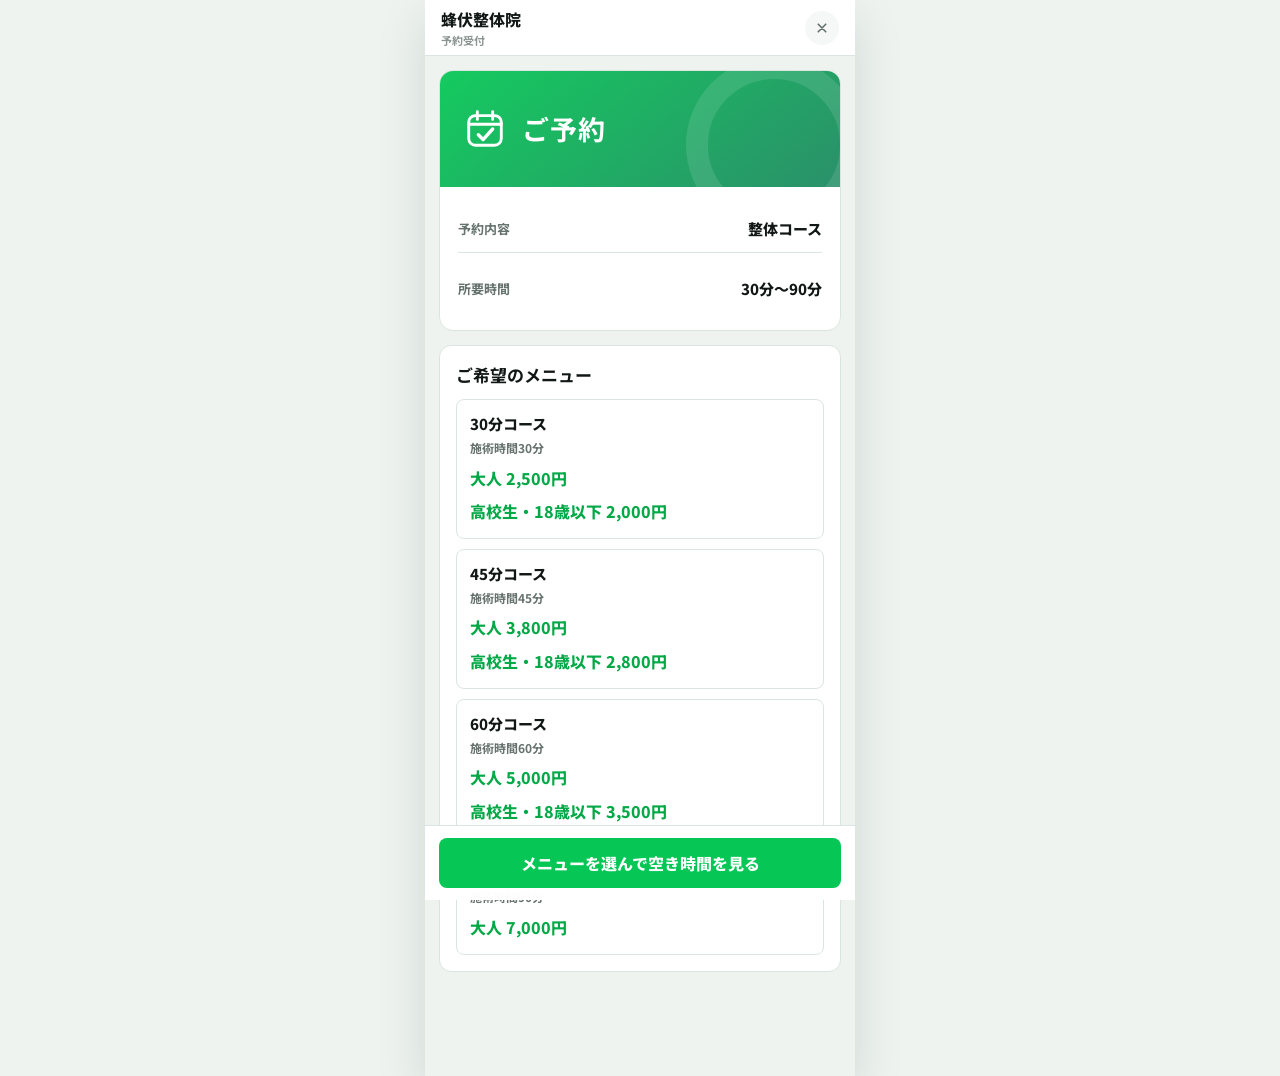
<file: index.html>
<!DOCTYPE html>
<html lang="ja">
<head>
  <meta charset="UTF-8">
  <script>
    // Hide transitional pages, but let LIFF consume the original URL before routing.
    (function () {
      var params = new URLSearchParams(window.location.search);
      var mode = params.get('mode');
      if (!mode && params.get('liff.state')) {
        try {
          var state = decodeURIComponent(params.get('liff.state'));
          var start = state.indexOf('?');
          mode = new URLSearchParams(start >= 0 ? state.slice(start + 1) : state.replace(/^\?/, '')).get('mode');
        } catch (error) { /* Leave malformed launches to the existing application. */ }
      }
      var authReturn = params.has('liff.state') || params.has('code') || params.has('liffClientId');
      var manage = mode === 'manage';
      try {
        var saved = JSON.parse(sessionStorage.getItem('reservationManagementLaunch') || 'null');
        if (!mode && authReturn && saved && Date.now() - saved.at < 600000 && Date.now() >= saved.at) manage = true;
        if (manage) sessionStorage.setItem('reservationManagementLaunch', JSON.stringify({at:Date.now()}));
        else if (!authReturn) sessionStorage.removeItem('reservationManagementLaunch');
      } catch (error) { /* Storage can be unavailable; URL routing remains usable. */ }
      window.reservationLaunch = {manage:manage, authReturn:authReturn};
      if (manage || authReturn) {
        document.documentElement.style.visibility = 'hidden';
      }
    })();
  </script>
  <meta name="viewport" content="width=device-width, initial-scale=1.0, viewport-fit=cover">
  <title>LINE予約</title>
  <link rel="preconnect" href="https://fonts.googleapis.com">
  <link rel="preconnect" href="https://fonts.gstatic.com" crossorigin>
  <link href="https://fonts.googleapis.com/css2?family=Noto+Sans+JP:wght@400;500;700;800&display=swap" rel="stylesheet">
  <link rel="stylesheet" href="style.css?v=20261027-price-size">
  <script src="config.js?v=20261026-prices"></script>
</head>
<body>
  <main class="phone">
    <header class="topbar">
      <div class="topbar__title">
        <strong data-config="STORE_NAME">店舗名</strong>
        <span data-config="HEADER_SUBTITLE">予約受付</span>
      </div>
      <button class="topbar__close" type="button" aria-label="閉じる" data-action="close">
        <svg viewBox="0 0 24 24" fill="none" aria-hidden="true">
          <path d="M7 7l10 10M17 7L7 17" stroke="currentColor" stroke-width="2.2" stroke-linecap="round"/>
        </svg>
      </button>
    </header>

    <p class="preview-notice" id="previewNotice" hidden>画面確認用です。予約は登録されません。</p>

    <section class="screen is-active" data-screen="home">
      <div class="content">
        <article class="hero">
          <div class="hero__visual">
            <svg class="hero__icon" viewBox="0 0 48 48" fill="none" aria-hidden="true">
              <rect x="7" y="10" width="34" height="31" rx="7" stroke="currentColor" stroke-width="3"/>
              <path d="M7 19h34M16 6v8M32 6v8" stroke="currentColor" stroke-width="3" stroke-linecap="round"/>
              <path d="m17 30 5 5 10-11" stroke="currentColor" stroke-width="3.5" stroke-linecap="round" stroke-linejoin="round"/>
            </svg>
            <h1>ご予約</h1>
          </div>
          <div class="hero__body">
            <ul class="service-card">
              <li>
                <span>予約内容</span>
                <strong data-config="SERVICE_NAME">サービス名</strong>
              </li>
              <li>
                <span>所要時間</span>
                <strong data-config="SERVICE_DURATION_LABEL">60分</strong>
              </li>
            </ul>
            <p class="important-notice" data-config="RESERVATION_NOTICE">
              往診時の交通状況や急患対応などにより、LINEからご予約いただいた日時にお受けできない場合や、予約時間の変更をお願いする場合がございます。あらかじめご了承ください。
            </p>
          </div>
        </article>
        <section class="menu-section" id="menuSection" hidden>
          <h2>ご希望のメニュー</h2>
          <div class="menu-list" id="menuList"></div>
        </section>
      </div>
      <div class="fixed-action">
        <button class="primary" type="button" data-action="start" id="startButton">空き時間を見る</button>
      </div>
    </section>

    <section class="screen" data-screen="loading">
      <div class="loading" role="status" aria-live="polite">
        <div>
          <div class="spinner"></div>
          <h2>空き時間を確認しています</h2>
          <p>現在受付できる日時を読み込んでいます</p>
        </div>
      </div>
    </section>

    <section class="screen" data-screen="slots">
      <div class="content">
        <div class="step" aria-label="予約ステップ">
          <div class="step__item is-current"><span class="step__dot">1</span><span>日時</span></div>
          <div class="step__item"><span class="step__dot">2</span><span>入力</span></div>
          <div class="step__item"><span class="step__dot">3</span><span>完了</span></div>
        </div>

        <button class="text-button" type="button" data-action="home">戻る</button>
        <h2 class="page-title">ご来店日時をお選びください</h2>

        <div class="week-nav" aria-label="表示期間の切り替え">
          <button class="week-nav__button" type="button" data-action="prevWeek" id="prevWeekButton">前の週</button>
          <div class="week-nav__range" id="weekRange">表示期間</div>
          <button class="week-nav__button" type="button" data-action="nextWeek" id="nextWeekButton">次の週</button>
        </div>

        <div class="week-loading" id="weekLoading" role="status" aria-live="polite" hidden>
          <span class="mini-spinner"></span>
          <span>空き時間を読み込んでいます</span>
        </div>

        <section class="availability-card" aria-label="空き状況一覧">
          <div class="availability-card__head">
            <div>
              <strong id="slotHeading">直近1週間の空き時間</strong>
              <span>ご都合のよい○をタップしてください</span>
            </div>
            <div class="availability-legend">
              <div>○ 空き</div>
              <div>× 予約不可</div>
            </div>
          </div>
          <div class="availability-grid" id="availabilityGrid"></div>
        </section>
      </div>
    </section>

    <section class="screen" data-screen="form">
      <div class="content">
        <div class="step" aria-label="予約ステップ">
          <div class="step__item is-done"><span class="step__dot">1</span><span>日時</span></div>
          <div class="step__item is-current"><span class="step__dot">2</span><span>入力</span></div>
          <div class="step__item"><span class="step__dot">3</span><span>完了</span></div>
        </div>

        <h2 class="page-title">お客様情報の入力</h2>

        <form class="form-card" id="reservationForm" novalidate>
          <div class="selected">
            <div>
              <span>選択日時</span>
              <strong id="selectedDateTime">未選択</strong>
              <em id="selectedMenuName"></em>
            </div>
            <button class="text-button" type="button" data-action="backToSlots">変更</button>
          </div>

          <div class="fields">
            <div class="field">
              <label for="guestName">お名前</label>
              <input id="guestName" name="guestName" type="text" autocomplete="name" placeholder="例）山田 花子" required>
            </div>
            <div class="field">
              <label for="guestPhone">電話番号</label>
              <input id="guestPhone" name="guestPhone" type="tel" autocomplete="tel" inputmode="tel" placeholder="例）09012345678" required>
            </div>
            <div class="field">
              <label for="guestEmail">メールアドレス（任意）</label>
              <input id="guestEmail" name="guestEmail" type="email" autocomplete="email" inputmode="email" placeholder="例）sample@example.com">
            </div>
            <div class="field">
              <label for="guestMemo">ご相談内容</label>
              <textarea id="guestMemo" name="guestMemo" placeholder="当日相談したい内容があればご記入ください"></textarea>
            </div>
            <fieldset class="payment-field" id="paymentField" hidden>
              <legend>お支払い方法</legend>
              <label class="payment-option" id="stripeOption">
                <input type="radio" name="payment" value="stripe">
                <span>
                  <strong data-config="PAYMENT_LABEL">事前カード決済</strong>
                  <small>予約確定前に決済ページへ進みます</small>
                </span>
              </label>
              <label class="payment-option" id="onsiteOption">
                <input type="radio" name="payment" value="onsite">
                <span>
                  <strong data-config="ONSITE_PAYMENT_LABEL">当日支払い</strong>
                  <small>来店時にお支払いください</small>
                </span>
              </label>
            </fieldset>
          </div>

          <div class="confirming" id="submitLoading" role="status" aria-live="polite">
            <span class="mini-spinner"></span>
            <span>選択した日時の空きを確認しています</span>
          </div>
          <p class="important-notice important-notice--form" data-config="RESERVATION_NOTICE">
            往診時の交通状況や急患対応などにより、LINEからご予約いただいた日時にお受けできない場合や、予約時間の変更をお願いする場合がございます。あらかじめご了承ください。
          </p>
        </form>
      </div>
      <div class="fixed-action">
        <button class="primary" type="submit" form="reservationForm" id="submitButton">この内容を確認する</button>
      </div>
    </section>

    <section class="screen" data-screen="complete">
      <div class="content">
        <div class="step" aria-label="予約ステップ">
          <div class="step__item is-done"><span class="step__dot">1</span><span>日時</span></div>
          <div class="step__item is-done"><span class="step__dot">2</span><span>入力</span></div>
          <div class="step__item is-current"><span class="step__dot">3</span><span>完了</span></div>
        </div>

        <article class="complete-card">
          <div class="complete-mark" aria-hidden="true">
            <svg viewBox="0 0 24 24" fill="none">
              <path d="M5 12.5l4.2 4.2L19.5 6.5" stroke="currentColor" stroke-width="2.4" stroke-linecap="round" stroke-linejoin="round"/>
            </svg>
          </div>
          <h2 id="completeHeading">ご予約ありがとうございます</h2>
          <p class="complete-note" id="completeReviewNote" hidden>予約データは登録されていません。</p>
          <dl class="complete-summary">
            <div id="completeReservationRow">
              <dt>予約番号</dt>
              <dd id="completeReservationId">-</dd>
            </div>
            <div>
              <dt>日時</dt>
              <dd id="completeDateTime">未選択</dd>
            </div>
            <div>
              <dt>お名前</dt>
              <dd id="completeName">未入力</dd>
            </div>
            <div>
              <dt>連絡先</dt>
              <dd id="completeContact">未入力</dd>
            </div>
          </dl>
        </article>
      </div>
      <div class="fixed-action">
        <button class="secondary" type="button" data-action="restart">別の日時を予約する</button>
      </div>
    </section>
  </main>

  <div class="toast" id="toast" role="alert"></div>
  <script src="api-client.js?v=20260907-errors"></script>
  <script src="availability-snapshot.js?v=20260805-1"></script>
  <script src="time-utils.js?v=20260827-1"></script>
  <script src="app.js?v=20261026-prices"></script>
</body>
</html>
</file>
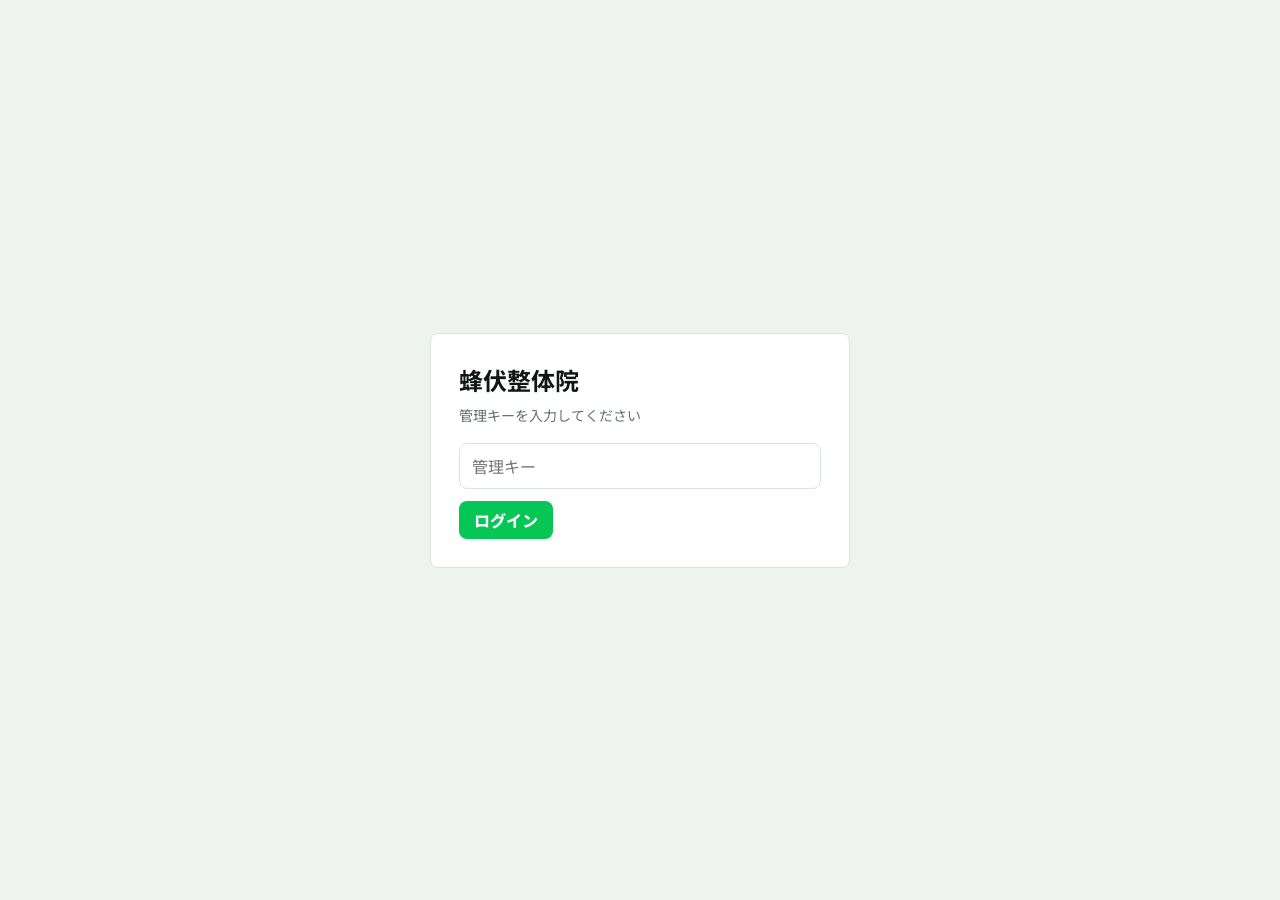
<file: admin.html>
<!DOCTYPE html>
<html lang="ja">
<head>
  <meta charset="UTF-8">
  <meta name="viewport" content="width=device-width, initial-scale=1.0">
  <title>予約管理</title>
  <link rel="preconnect" href="https://fonts.googleapis.com">
  <link rel="preconnect" href="https://fonts.gstatic.com" crossorigin>
  <link href="https://fonts.googleapis.com/css2?family=Noto+Sans+JP:wght@400;500;700;800&display=swap" rel="stylesheet">
  <script src="config.js"></script>
  <style>
    :root {
      --bg: #eef3f0;
      --surface: #fff;
      --text: #101714;
      --sub: #66726d;
      --line: #06c755;
      --border: #dbe5df;
      --danger: #b74b55;
      --radius: 8px;
    }
    * { box-sizing: border-box; }
    body {
      margin: 0;
      font-family: "Noto Sans JP", "Yu Gothic", "Meiryo", sans-serif;
      background: var(--bg);
      color: var(--text);
    }
    button, input, select, textarea { font: inherit; }
    button { cursor: pointer; }
    .login {
      min-height: 100vh;
      display: grid;
      place-items: center;
      padding: 20px;
    }
    .login-box, .panel {
      border: 1px solid var(--border);
      border-radius: var(--radius);
      background: var(--surface);
    }
    .login-box {
      width: min(420px, 100%);
      padding: 28px;
    }
    .login-box h1 { margin: 0 0 8px; font-size: 24px; }
    .login-box p { margin: 0 0 18px; color: var(--sub); font-size: 14px; }
    .login-box input {
      width: 100%;
      height: 46px;
      padding: 0 12px;
      border: 1px solid var(--border);
      border-radius: var(--radius);
      margin-bottom: 12px;
    }
    .primary, .secondary, .danger {
      min-height: 38px;
      border-radius: var(--radius);
      border: 1px solid transparent;
      padding: 0 14px;
      font-weight: 800;
    }
    .primary { background: var(--line); color: #fff; }
    .secondary { background: #fff; border-color: var(--border); color: var(--text); }
    .danger { background: #fff0f1; border-color: #f0c6cb; color: var(--danger); }
    #dashboard { display: none; }
    .bar {
      position: sticky;
      top: 0;
      z-index: 3;
      display: flex;
      align-items: center;
      justify-content: space-between;
      padding: 14px 20px;
      background: var(--surface);
      border-bottom: 1px solid var(--border);
    }
    .bar h1 { margin: 0; font-size: 18px; }
    .bar-actions { display: flex; gap: 8px; }
    .wrap {
      width: min(1180px, calc(100% - 28px));
      margin: 18px auto 40px;
    }
    .tabs { display: flex; gap: 8px; margin-bottom: 14px; }
    .tab {
      min-height: 40px;
      padding: 0 16px;
      border: 1px solid var(--border);
      border-radius: var(--radius);
      background: #fff;
      font-weight: 800;
    }
    .tab.is-active { border-color: var(--line); background: #e8f8ef; color: #04a947; }
    .panel { padding: 16px; overflow-x: auto; }
    .filters {
      display: flex;
      flex-wrap: wrap;
      gap: 10px;
      margin-bottom: 14px;
    }
    .filters input, .filters select {
      height: 40px;
      padding: 0 10px;
      border: 1px solid var(--border);
      border-radius: var(--radius);
      background: #fff;
    }
    table { width: 100%; border-collapse: collapse; min-width: 860px; }
    th, td {
      padding: 10px;
      border-bottom: 1px solid var(--border);
      font-size: 13px;
      text-align: left;
      vertical-align: top;
      white-space: nowrap;
    }
    th { background: #f6f8f7; color: var(--sub); font-weight: 800; }
    .status { display: inline-flex; padding: 3px 8px; border-radius: 999px; background: #e8f8ef; color: #047a37; font-weight: 800; font-size: 12px; }
    .status.cancelled { background: #fff0f1; color: var(--danger); }
    .empty { padding: 36px; text-align: center; color: var(--sub); }
    .menu-actions { display: flex; justify-content: flex-end; gap: 8px; margin-bottom: 12px; }
    .menu-input {
      width: 100%;
      min-width: 110px;
      height: 36px;
      padding: 0 8px;
      border: 1px solid var(--border);
      border-radius: 6px;
    }
    textarea.menu-input { height: 58px; padding: 8px; resize: vertical; }
    .loader {
      position: fixed;
      inset: 0;
      display: none;
      place-items: center;
      background: rgba(255,255,255,0.78);
      z-index: 10;
      font-weight: 800;
    }
    @media (max-width: 720px) {
      .bar { align-items: flex-start; flex-direction: column; gap: 10px; }
      .bar-actions { width: 100%; }
      .bar-actions button { flex: 1; }
    }
  </style>
</head>
<body>
  <section class="login" id="loginView">
    <div class="login-box">
      <h1 data-config="STORE_NAME">予約管理</h1>
      <p>管理キーを入力してください</p>
      <input type="password" id="adminKey" placeholder="管理キー" autocomplete="current-password">
      <button class="primary" type="button" id="loginButton">ログイン</button>
      <p id="loginError" style="display:none;color:var(--danger);margin-top:12px;"></p>
    </div>
  </section>

  <section id="dashboard">
    <header class="bar">
      <h1><span data-config="STORE_NAME">予約管理</span> 管理画面</h1>
      <div class="bar-actions">
        <button class="secondary" type="button" id="refreshButton">更新</button>
        <button class="secondary" type="button" id="logoutButton">ログアウト</button>
      </div>
    </header>

    <main class="wrap">
      <p id="operationMessage" role="status" aria-live="polite"></p>
      <section id="cancelConfirmation" class="panel" style="display:none" aria-label="予約のキャンセル確認">
        <p id="cancelConfirmationText"></p>
        <button id="confirmCancelButton" type="button" class="danger">この予約をキャンセルする</button>
        <button id="dismissCancelButton" type="button" class="secondary">戻る</button>
      </section>
      <section class="panel" data-section="reservations">
        <div class="filters">
          <select id="statusFilter">
            <option value="active">有効な予約</option>
            <option value="cancelled">キャンセル</option>
            <option value="all">すべて</option>
          </select>
          <input type="date" id="dateFilter">
          <input type="search" id="searchInput" placeholder="名前・電話・予約番号">
        </div>
        <table>
          <thead>
            <tr>
              <th>予約番号</th>
              <th>利用日</th>
              <th>時間</th>
              <th>メニュー</th>
              <th>お客様</th>
              <th>連絡先</th>
              <th>決済</th>
              <th>状態</th>
              <th>操作</th>
            </tr>
          </thead>
          <tbody id="reservationRows"></tbody>
        </table>
      </section>

    </main>
  </section>

  <div class="loader" id="loader">読み込み中...</div>
  <script src="api-client.js?v=20260907-errors"></script>
  <script src="admin.js?v=20260907-reconcile"></script>
</body>
</html>
</file>
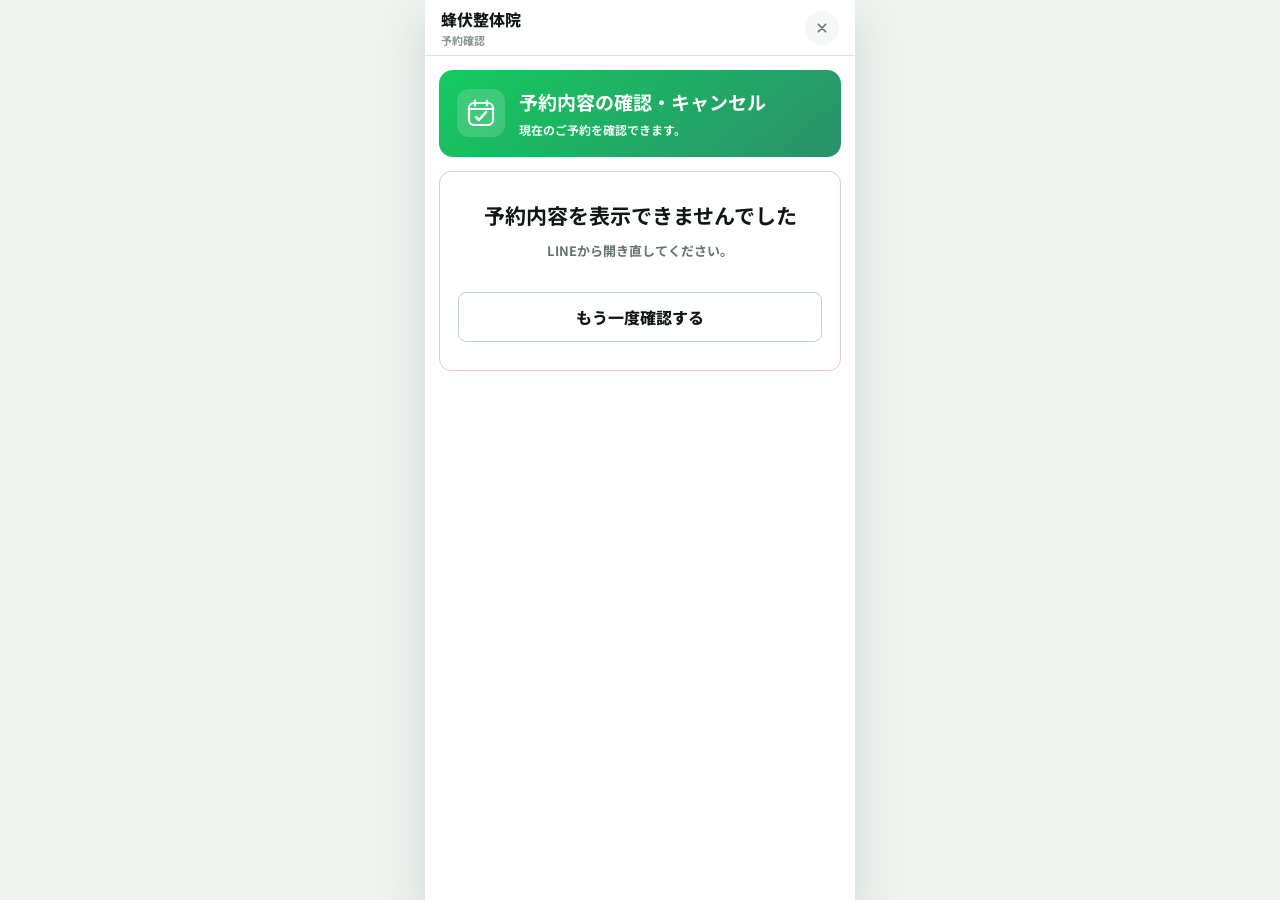
<file: reservations.html>
<!DOCTYPE html>
<html lang="ja">
<head>
  <meta charset="UTF-8">
  <meta name="viewport" content="width=device-width, initial-scale=1.0, viewport-fit=cover">
  <title>予約内容の確認・キャンセル</title>
  <link rel="preconnect" href="https://fonts.googleapis.com">
  <link rel="preconnect" href="https://fonts.gstatic.com" crossorigin>
  <link href="https://fonts.googleapis.com/css2?family=Noto+Sans+JP:wght@400;500;700;800&display=swap" rel="stylesheet">
  <link rel="stylesheet" href="style.css?v=20260829-1">
  <script src="config.js?v=20260829-1"></script>
</head>
<body>
  <main class="phone management-page">
    <header class="topbar">
      <div class="topbar__title">
        <strong data-config="STORE_NAME">店舗名</strong>
        <span>予約確認</span>
      </div>
      <button class="topbar__close" type="button" aria-label="閉じる" id="closeButton">
        <svg viewBox="0 0 24 24" fill="none" aria-hidden="true">
          <path d="M7 7l10 10M17 7L7 17" stroke="currentColor" stroke-width="2.2" stroke-linecap="round"/>
        </svg>
      </button>
    </header>

    <p class="preview-notice" id="previewNotice" hidden>画面確認用です。実際の予約は変更されません。</p>

    <div class="management-content">
      <section class="management-hero">
        <div class="management-hero__icon" aria-hidden="true">
          <svg viewBox="0 0 32 32" fill="none">
            <rect x="4" y="6" width="24" height="22" rx="5" stroke="currentColor" stroke-width="2.2"/>
            <path d="M4 12h24M10 3.5v5M22 3.5v5" stroke="currentColor" stroke-width="2.2" stroke-linecap="round"/>
            <path d="m11 20 3 3 7-8" stroke="currentColor" stroke-width="2.5" stroke-linecap="round" stroke-linejoin="round"/>
          </svg>
        </div>
        <div>
          <h1>予約内容の確認・キャンセル</h1>
          <p>現在のご予約を確認できます。</p>
        </div>
      </section>

      <section class="management-loading" id="loadingState" role="status" aria-live="polite">
        <span class="spinner"></span>
        <strong>予約内容を確認しています</strong>
      </section>

      <section id="reservationState" hidden>
        <h2 class="management-heading">現在のご予約</h2>
        <p class="management-policy" id="cancellationPolicy"></p>
        <div class="reservation-list" id="reservationList"></div>
      </section>

      <section class="management-message" id="emptyState" hidden>
        <h2>現在のご予約はありません</h2>
        <a class="primary management-link" href="index.html">新しく予約する</a>
      </section>

      <section class="management-message management-message--error" id="errorState" hidden>
        <h2>予約内容を表示できませんでした</h2>
        <p id="errorMessage">時間をおいて、もう一度お試しください。</p>
        <button class="secondary" type="button" id="retryButton">もう一度確認する</button>
      </section>

      <section class="management-message" id="cancelledState" hidden>
        <div class="complete-mark" aria-hidden="true">
          <svg viewBox="0 0 24 24" fill="none">
            <path d="M5 12.5l4.2 4.2L19.5 6.5" stroke="currentColor" stroke-width="2.4" stroke-linecap="round" stroke-linejoin="round"/>
          </svg>
        </div>
        <h2>キャンセルを受け付けました</h2>
        <p id="cancelledSummary"></p>
        <a class="primary management-link" href="index.html" id="rebookLink">別の日時で予約する</a>
        <button class="secondary" type="button" id="backToListButton">予約一覧に戻る</button>
      </section>
    </div>
  </main>

  <div class="modal-backdrop" id="cancelModal" hidden>
    <section class="cancel-modal" role="dialog" aria-modal="true" aria-labelledby="cancelModalTitle">
      <h2 id="cancelModalTitle">この予約をキャンセルしますか？</h2>
      <p id="cancelModalSummary"></p>
      <p class="cancel-modal__note">キャンセル後に元へ戻すことはできません。</p>
      <div class="cancel-modal__actions">
        <button class="secondary" type="button" id="cancelModalClose">戻る</button>
        <button class="danger-button" type="button" id="cancelConfirmButton">キャンセルする</button>
      </div>
    </section>
  </div>

  <div class="toast" id="toast" role="alert"></div>
  <script src="performance-diagnostics.js?v=20260908-1"></script>
  <script src="https://static.line-scdn.net/liff/edge/2/sdk.js"></script>
  <script src="api-client.js?v=20260908-timing"></script>
  <script src="time-utils.js?v=20260827-1"></script>
  <script src="reservations.js?v=20260908-timing"></script>
</body>
</html>
</file>
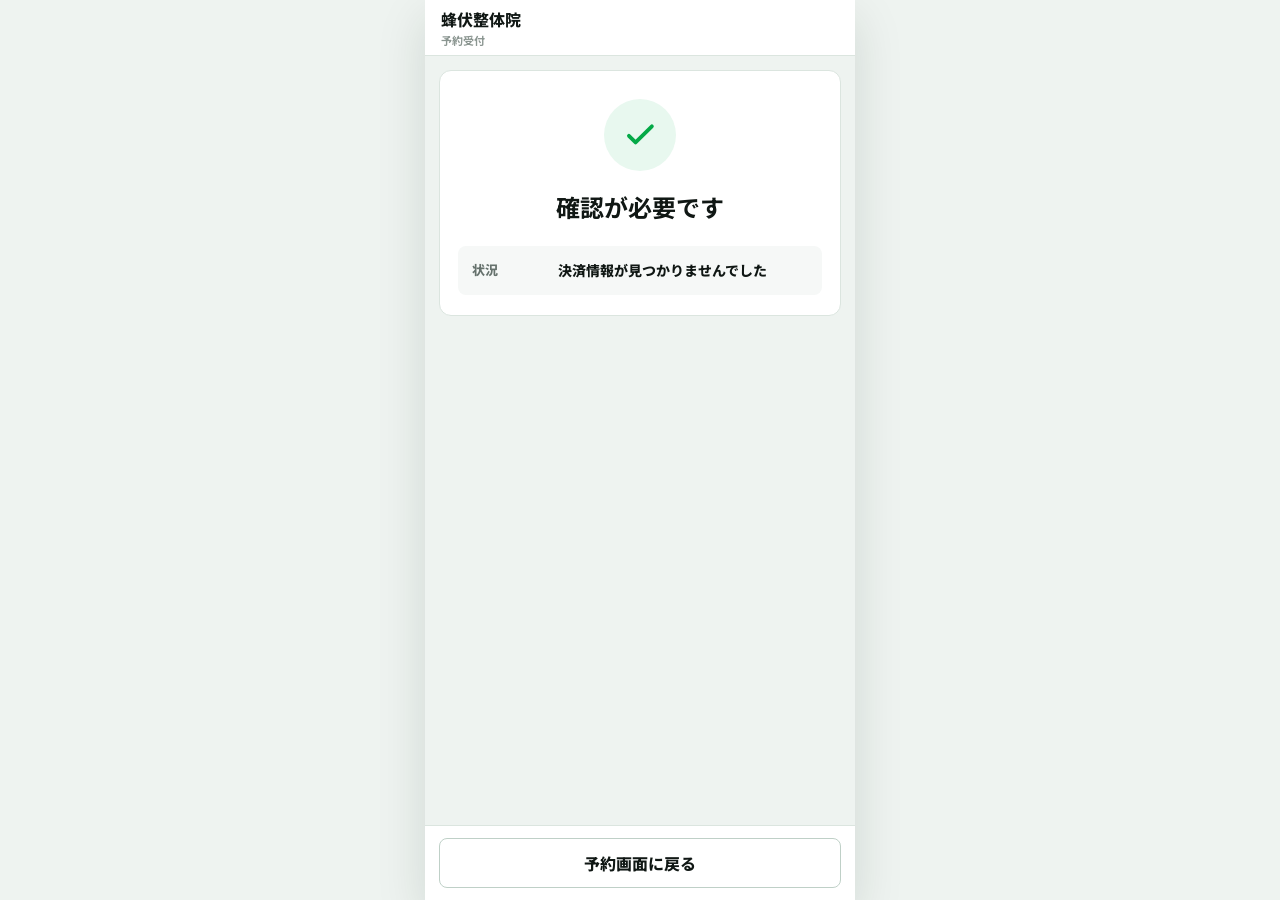
<file: success.html>
<!DOCTYPE html>
<html lang="ja">
<head>
  <meta charset="UTF-8">
  <meta name="viewport" content="width=device-width, initial-scale=1.0, viewport-fit=cover">
  <title>予約完了</title>
  <link rel="preconnect" href="https://fonts.googleapis.com">
  <link rel="preconnect" href="https://fonts.gstatic.com" crossorigin>
  <link href="https://fonts.googleapis.com/css2?family=Noto+Sans+JP:wght@400;500;700;800&display=swap" rel="stylesheet">
  <link rel="stylesheet" href="style.css">
  <script src="config.js"></script>
</head>
<body>
  <main class="phone">
    <header class="topbar">
      <div class="topbar__title">
        <strong data-config="STORE_NAME">店舗名</strong>
        <span data-config="HEADER_SUBTITLE">予約受付</span>
      </div>
    </header>
    <section class="screen is-active">
      <div class="content">
        <article class="complete-card" id="resultCard">
          <div class="complete-mark" aria-hidden="true">
            <svg viewBox="0 0 24 24" fill="none">
              <path d="M5 12.5l4.2 4.2L19.5 6.5" stroke="currentColor" stroke-width="2.4" stroke-linecap="round" stroke-linejoin="round"/>
            </svg>
          </div>
          <h2 id="resultTitle">予約を確認しています</h2>
          <dl class="complete-summary" id="resultSummary">
            <div>
              <dt>状況</dt>
              <dd>決済結果を確認中です</dd>
            </div>
          </dl>
        </article>
      </div>
      <div class="fixed-action">
        <button class="secondary" type="button" onclick="location.href='index.html'">予約画面に戻る</button>
      </div>
    </section>
  </main>
  <script src="api-client.js?v=20260907-errors"></script>
  <script src="success.js?v=20260907-2"></script>
</body>
</html>
</file>
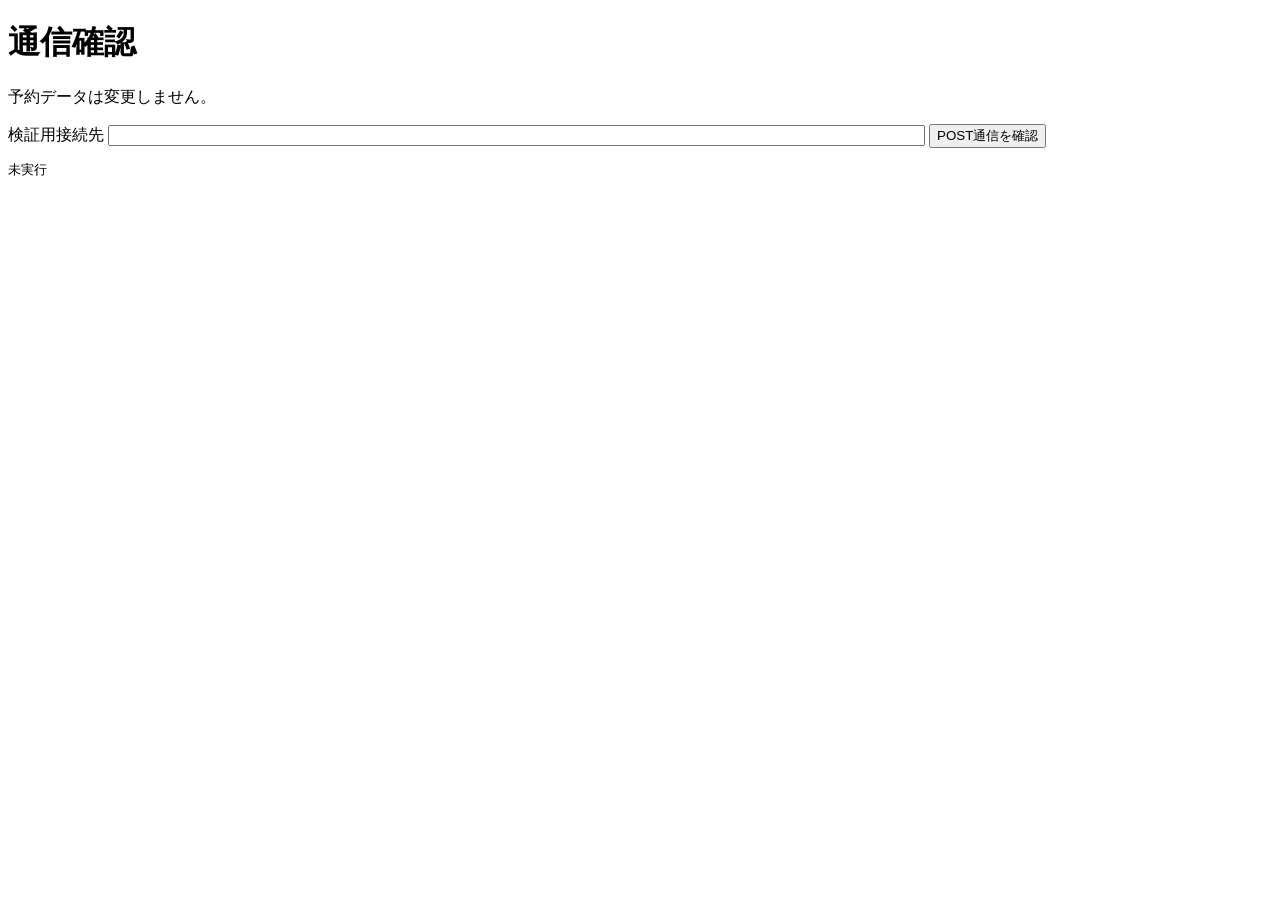
<file: transport-check.html>
<!doctype html><html lang="ja"><head><meta charset="utf-8"><meta name="referrer" content="no-referrer"><title>通信確認</title></head>
<body><h1>通信確認</h1><p>予約データは変更しません。</p>
<label>検証用接続先 <input id="endpoint" type="url" size="100"></label>
<button id="check">POST通信を確認</button><pre id="result">未実行</pre>
<script src="api-client.js?v=20260907-post"></script><script>
document.getElementById('check').onclick=function(){
  var result=document.getElementById('result');result.textContent='確認中';
  ReservationApiClient.request(document.getElementById('endpoint').value,{action:'transportFetchProbe'},function(error,data,meta){
    result.textContent=JSON.stringify({error:error&&error.message,data:data,durationMs:meta.durationMs});
  },{timeoutMs:20000,maxAttempts:1});
};
</script></body></html>
</file>
<file: style.css>
:root {
  --line: #06c755;
  --line-dark: #04a947;
  --ink: #101714;
  --sub: #66726d;
  --weak: #8b9691;
  --bg: #eef3f0;
  --paper: #ffffff;
  --soft: #f6f8f7;
  --soft-green: #e8f8ef;
  --border: #dbe5df;
  --border-strong: #bfd0c7;
  --danger: #b74b55;
  --danger-bg: #fff0f1;
  --amber: #b36a1d;
  --amber-bg: #fff4e6;
  --radius: 8px;
  --shadow: 0 18px 46px rgba(17, 35, 27, 0.13);
}
[hidden] {
  display: none !important;
}

* { box-sizing: border-box; }
html, body { min-height: 100%; margin: 0; }
body {
  font-family: "Noto Sans JP", "Yu Gothic", "Meiryo", sans-serif;
  color: var(--ink);
  background: var(--bg);
  letter-spacing: 0;
}
button, input, textarea { font: inherit; }
button { border: 0; cursor: pointer; }
button:disabled { cursor: not-allowed; }

.phone {
  width: min(100%, 430px);
  min-height: 100vh;
  margin: 0 auto;
  background: var(--paper);
  box-shadow: var(--shadow);
}
.topbar {
  position: sticky;
  top: 0;
  z-index: 5;
  display: flex;
  align-items: center;
  justify-content: space-between;
  height: 56px;
  padding: 0 16px;
  border-bottom: 1px solid var(--border);
  background: rgba(255,255,255,0.96);
}
.topbar__title { min-width: 0; }
.topbar__title strong {
  display: block;
  overflow: hidden;
  color: var(--ink);
  font-size: 16px;
  font-weight: 800;
  text-overflow: ellipsis;
  white-space: nowrap;
}
.topbar__title span {
  display: block;
  margin-top: 1px;
  color: var(--weak);
  font-size: 11px;
  font-weight: 700;
}
.topbar__close {
  display: grid;
  flex: 0 0 34px;
  width: 34px;
  height: 34px;
  place-items: center;
  border-radius: 50%;
  background: var(--soft);
  color: var(--sub);
}
.topbar__close svg { width: 18px; height: 18px; }

.screen {
  display: none;
  min-height: calc(100vh - 56px);
  background: var(--bg);
}
.screen.is-active { display: block; }
.content { padding: 14px 14px 104px; }

.preview-notice {
  margin: 12px 14px 0;
  padding: 10px 12px;
  border: 1px solid #f2d58a;
  border-radius: 10px;
  background: #fff8e5;
  color: #72520b;
  font-size: 13px;
  font-weight: 700;
  text-align: center;
}

.hero {
  overflow: hidden;
  border: 1px solid var(--border);
  border-radius: 14px;
  background: var(--paper);
}
.hero__visual {
  position: relative;
  display: flex;
  min-height: 116px;
  align-items: center;
  gap: 14px;
  padding: 20px 22px;
  overflow: hidden;
  background: linear-gradient(140deg, rgba(6,199,85,0.94), rgba(13,129,85,0.88));
  color: #fff;
}
.hero__visual::after {
  position: absolute;
  right: -22px;
  bottom: -46px;
  width: 132px;
  height: 132px;
  border: 22px solid rgba(255,255,255,0.11);
  border-radius: 50%;
  content: "";
}
.hero__icon {
  position: relative;
  z-index: 1;
  width: 46px;
  height: 46px;
  flex: 0 0 auto;
}
.hero h1 {
  position: relative;
  z-index: 1;
  margin: 0;
  font-size: 27px;
  line-height: 1.3;
  letter-spacing: 0.04em;
}
.hero__body { padding: 18px; }
.service-card {
  display: grid;
  gap: 12px;
  margin: 0;
  padding: 0;
  list-style: none;
}
.service-card li {
  display: flex;
  align-items: center;
  justify-content: space-between;
  gap: 12px;
  padding: 13px 0;
  border-bottom: 1px solid var(--border);
}
.service-card li:last-child { border-bottom: 0; }
.service-card span {
  color: var(--sub);
  font-size: 13px;
  font-weight: 700;
}
.service-card strong {
  color: var(--ink);
  font-size: 15px;
  font-weight: 800;
  text-align: right;
}
.menu-section {
  margin-top: 14px;
  padding: 16px;
  border: 1px solid var(--border);
  border-radius: 12px;
  background: var(--paper);
}
.menu-section h2 {
  margin: 0 0 12px;
  font-size: 17px;
  letter-spacing: 0;
}
.menu-list {
  display: grid;
  gap: 10px;
}
.menu-card {
  width: 100%;
  padding: 13px;
  border: 1px solid var(--border);
  border-radius: var(--radius);
  background: #fff;
  color: var(--ink);
  text-align: left;
}
.menu-card.is-selected {
  border-color: var(--line);
  background: var(--soft-green);
  box-shadow: inset 0 0 0 1px var(--line);
}
.menu-card strong {
  display: block;
  font-size: 15px;
  font-weight: 800;
}
.menu-card span {
  display: block;
  margin-top: 5px;
  color: var(--sub);
  font-size: 12px;
  font-weight: 700;
  line-height: 1.55;
}
.menu-card small {
  display: block;
  margin-top: 8px;
  color: var(--line-dark);
  font-size: 16px;
  font-weight: 800;
  line-height: 1.6;
}
.extension-menu {
  display: grid;
  gap: 12px;
}
.extension-menu__base {
  padding: 13px;
  border: 1px solid var(--border);
  border-radius: var(--radius);
  background: var(--soft-green);
}
.extension-menu__base span,
.extension-menu__base strong,
.extension-menu__base small {
  display: block;
}
.extension-menu__base span {
  color: var(--sub);
  font-size: 11px;
  font-weight: 800;
}
.extension-menu__base strong {
  margin-top: 4px;
  font-size: 16px;
}
.extension-menu__base small {
  margin-top: 6px;
  color: var(--line-dark);
  font-size: 12px;
  font-weight: 800;
}
.extension-menu label {
  font-size: 13px;
  font-weight: 800;
}
.extension-menu__select {
  width: 100%;
  min-height: 48px;
  padding: 0 12px;
  border: 1px solid var(--border);
  border-radius: var(--radius);
  background: #fff;
  color: var(--ink);
  font: inherit;
  font-weight: 700;
}
.extension-menu__select:focus {
  border-color: var(--line);
  outline: 2px solid rgba(40, 156, 113, 0.16);
}
.extension-menu p {
  margin: -2px 0 0;
  color: var(--sub);
  font-size: 12px;
  font-weight: 700;
  line-height: 1.55;
}

.fixed-action {
  position: fixed;
  right: 0;
  bottom: 0;
  left: 0;
  z-index: 4;
  width: min(100%, 430px);
  margin: 0 auto;
  padding: 12px 14px calc(12px + env(safe-area-inset-bottom));
  border-top: 1px solid var(--border);
  background: rgba(255,255,255,0.98);
}
.primary, .secondary, .text-button {
  display: inline-flex;
  align-items: center;
  justify-content: center;
  width: 100%;
  min-height: 50px;
  border-radius: var(--radius);
  font-weight: 800;
  letter-spacing: 0;
}
.primary { background: var(--line); color: #fff; }
.primary:active { background: var(--line-dark); }
.secondary {
  border: 1px solid var(--border-strong);
  background: var(--paper);
  color: var(--ink);
}
.text-button {
  width: auto;
  min-height: 36px;
  padding: 0 4px;
  background: transparent;
  color: var(--sub);
  font-size: 14px;
}

.step {
  display: grid;
  grid-template-columns: repeat(3, 1fr);
  gap: 8px;
  padding: 12px 2px 16px;
}
.step__item {
  display: grid;
  gap: 6px;
  justify-items: center;
  color: var(--weak);
  font-size: 11px;
  font-weight: 800;
}
.step__dot {
  display: grid;
  width: 28px;
  height: 28px;
  place-items: center;
  border: 1px solid var(--border-strong);
  border-radius: 50%;
  background: var(--paper);
  color: inherit;
  font-size: 12px;
}
.step__item.is-current,
.step__item.is-done { color: var(--line-dark); }
.step__item.is-current .step__dot,
.step__item.is-done .step__dot {
  border-color: var(--line);
  background: var(--line);
  color: #fff;
}

.page-title {
  margin: 2px 0 14px;
  font-size: 24px;
  line-height: 1.35;
  letter-spacing: 0;
}
.loading {
  display: grid;
  min-height: calc(100vh - 56px);
  place-items: center;
  padding: 28px;
  text-align: center;
}
.spinner, .mini-spinner {
  border: 4px solid #dff4e8;
  border-top-color: var(--line);
  border-radius: 50%;
  animation: spin 0.82s linear infinite;
}
.spinner { width: 58px; height: 58px; margin: 0 auto 18px; }
.mini-spinner { width: 18px; height: 18px; border-width: 3px; }
@keyframes spin { to { transform: rotate(360deg); } }
.loading h2 { margin: 0; font-size: 21px; letter-spacing: 0; }
.loading p {
  margin: 8px 0 0;
  color: var(--sub);
  font-size: 13px;
  font-weight: 700;
}

.notice {
  display: flex;
  align-items: center;
  gap: 8px;
  margin: 0 0 12px;
  padding: 10px 12px;
  border: 1px solid #f0d2a5;
  border-radius: var(--radius);
  background: var(--amber-bg);
  color: var(--amber);
  font-size: 12px;
  font-weight: 800;
}
.important-notice {
  margin: 14px 0 0;
  padding: 12px 14px;
  border: 1px solid #f0d2a5;
  border-radius: var(--radius);
  background: var(--amber-bg);
  color: #7a4a13;
  font-size: 12px;
  font-weight: 700;
  line-height: 1.7;
}
.important-notice--form {
  margin: 18px 18px 0;
}
.week-nav {
  display: grid;
  grid-template-columns: 82px 1fr 82px;
  gap: 8px;
  align-items: center;
  margin: 0 0 12px;
}
.week-nav__button {
  min-height: 38px;
  border: 1px solid var(--border-strong);
  border-radius: var(--radius);
  background: var(--paper);
  color: var(--ink);
  font-size: 12px;
  font-weight: 800;
}
.week-nav__button:disabled {
  border-color: var(--border);
  background: #f3f6f4;
  color: var(--weak);
}
.week-nav__range {
  min-width: 0;
  color: var(--ink);
  font-size: 14px;
  font-weight: 800;
  line-height: 1.35;
  text-align: center;
}
.week-loading {
  display: flex;
  align-items: center;
  justify-content: center;
  gap: 8px;
  min-height: 38px;
  margin: -4px 0 12px;
  color: var(--sub);
  font-size: 12px;
  font-weight: 800;
}
.availability-card {
  overflow: hidden;
  border: 1px solid var(--border);
  border-radius: 12px;
  background: var(--paper);
}
.availability-card__head {
  display: flex;
  align-items: flex-start;
  justify-content: space-between;
  gap: 10px;
  padding: 13px 14px;
  border-bottom: 1px solid var(--border);
}
.availability-card__head strong {
  display: block;
  font-size: 15px;
  font-weight: 800;
}
.availability-card__head span {
  display: block;
  margin-top: 4px;
  color: var(--sub);
  font-size: 12px;
  font-weight: 700;
}
.availability-card__head .availability-inquiry-note {
  max-width: 520px;
  margin-top: 8px;
  color: #8a5a15;
  font-size: 11px;
  line-height: 1.6;
}
.availability-legend {
  flex: 0 0 auto;
  color: var(--sub);
  font-size: 11px;
  font-weight: 800;
  line-height: 1.7;
  text-align: right;
}
.availability-grid {
  display: grid;
  grid-template-columns: 49px repeat(7, minmax(37px, 1fr));
  width: 100%;
}
.availability-cell {
  display: grid;
  place-items: center;
  min-height: 43px;
  border-right: 1px solid var(--border);
  border-bottom: 1px solid var(--border);
  background: var(--paper);
  color: var(--ink);
  text-align: center;
}
.availability-cell:nth-child(8n) { border-right: 0; }
.availability-cell.is-head {
  min-height: 54px;
  background: var(--soft);
  font-size: 11px;
  font-weight: 800;
  line-height: 1.35;
}
.availability-cell.is-head span { display: block; }
.availability-cell.is-head small {
  color: var(--sub);
  font-size: 10px;
  font-weight: 700;
}
.availability-cell.is-time {
  background: var(--soft);
  color: var(--sub);
  font-size: 12px;
  font-weight: 800;
}
.availability-button {
  width: 100%;
  height: 100%;
  min-height: 43px;
  background: transparent;
  color: var(--line-dark);
  font-size: 21px;
  font-weight: 800;
  line-height: 1;
}
.availability-button.is-open:active { background: var(--soft-green); }
.availability-button.is-booked { color: var(--weak); }
.availability-button:disabled { background: #f7f8f7; }

.form-card, .complete-card {
  border: 1px solid var(--border);
  border-radius: 12px;
  background: var(--paper);
}
.selected {
  display: flex;
  align-items: center;
  justify-content: space-between;
  gap: 12px;
  padding: 14px 16px;
  border-bottom: 1px solid var(--border);
  background: var(--soft-green);
}
.selected span {
  display: block;
  color: var(--sub);
  font-size: 12px;
  font-weight: 800;
}
.selected strong {
  display: block;
  margin-top: 4px;
  font-size: 16px;
  font-weight: 800;
  line-height: 1.45;
}
.selected em {
  display: block;
  margin-top: 4px;
  color: var(--sub);
  font-size: 12px;
  font-style: normal;
  font-weight: 800;
}
.fields {
  display: grid;
  gap: 14px;
  padding: 16px;
}
.field { display: grid; gap: 7px; }
.field label, .payment-field legend {
  font-size: 13px;
  font-weight: 800;
}
.field input, .field textarea {
  width: 100%;
  border: 1px solid var(--border-strong);
  border-radius: var(--radius);
  background: #fff;
  color: var(--ink);
  outline: 0;
}
.field input { height: 48px; padding: 0 13px; }
.field textarea {
  min-height: 86px;
  padding: 12px 13px;
  resize: vertical;
}
.field input:focus, .field textarea:focus {
  border-color: var(--line);
  box-shadow: 0 0 0 4px rgba(6,199,85,0.13);
}
.payment-field {
  display: grid;
  gap: 9px;
  margin: 2px 0 0;
  padding: 0;
  border: 0;
}
.payment-option {
  display: grid;
  grid-template-columns: 22px 1fr;
  gap: 10px;
  align-items: start;
  padding: 12px;
  border: 1px solid var(--border);
  border-radius: var(--radius);
  background: #fff;
}
.payment-option input { margin-top: 4px; accent-color: var(--line); }
.payment-option strong {
  display: block;
  font-size: 14px;
  font-weight: 800;
}
.payment-option small {
  display: block;
  margin-top: 3px;
  color: var(--sub);
  font-size: 12px;
  font-weight: 700;
  line-height: 1.5;
}
.confirming {
  display: none;
  align-items: center;
  gap: 10px;
  margin: 0 16px 16px;
  padding: 11px 12px;
  border-radius: var(--radius);
  background: var(--soft);
  color: var(--sub);
  font-size: 12px;
  font-weight: 800;
}
.confirming.is-visible { display: flex; }
.complete-card {
  padding: 28px 18px 20px;
  text-align: center;
}
.complete-mark {
  display: grid;
  width: 72px;
  height: 72px;
  place-items: center;
  margin: 0 auto 18px;
  border-radius: 50%;
  background: var(--soft-green);
  color: var(--line-dark);
}
.complete-mark svg { width: 38px; height: 38px; }
.complete-card h2 {
  margin: 0;
  font-size: 24px;
  letter-spacing: 0;
}
.complete-summary {
  display: grid;
  gap: 10px;
  margin: 22px 0 0;
  padding: 14px;
  border-radius: var(--radius);
  background: var(--soft);
  text-align: left;
}
.complete-summary div {
  display: grid;
  grid-template-columns: 76px 1fr;
  gap: 10px;
  align-items: start;
}
.complete-summary dt {
  color: var(--sub);
  font-size: 13px;
  font-weight: 800;
}
.complete-summary dd {
  margin: 0;
  font-size: 14px;
  font-weight: 800;
  line-height: 1.5;
  word-break: break-word;
}
.toast {
  position: fixed;
  right: 14px;
  bottom: 86px;
  left: 14px;
  z-index: 8;
  width: min(calc(100% - 28px), 402px);
  margin: 0 auto;
  padding: 12px 14px;
  border: 1px solid #f0c6cb;
  border-radius: var(--radius);
  background: var(--danger-bg);
  color: var(--danger);
  font-size: 13px;
  font-weight: 800;
  opacity: 0;
  pointer-events: none;
  transform: translateY(8px);
  transition: opacity 0.16s ease, transform 0.16s ease;
}
.toast.is-visible {
  opacity: 1;
  transform: translateY(0);
}
@media (max-width: 430px) {
  .phone { width: 100%; box-shadow: none; }
}

.management-page { min-height: 100vh; }
.management-content { padding: 14px 14px 40px; }
.management-hero {
  display: flex;
  align-items: center;
  gap: 14px;
  margin-bottom: 14px;
  padding: 19px 18px;
  border-radius: 14px;
  background: linear-gradient(140deg, rgba(6,199,85,0.94), rgba(13,129,85,0.88));
  color: #fff;
}
.management-hero__icon {
  display: grid;
  width: 48px;
  height: 48px;
  flex: 0 0 48px;
  place-items: center;
  border-radius: 12px;
  background: rgba(255,255,255,0.16);
}
.management-hero__icon svg { width: 32px; height: 32px; }
.management-hero h1 { margin: 0; font-size: 19px; line-height: 1.4; }
.management-hero p { margin: 5px 0 0; font-size: 12px; font-weight: 700; opacity: 0.92; }
.management-heading { margin: 0 0 10px; font-size: 18px; }
.management-policy {
  margin: -2px 0 12px;
  color: var(--sub);
  font-size: 12px;
  font-weight: 700;
  line-height: 1.65;
}
.management-loading {
  display: grid;
  min-height: 260px;
  place-items: center;
  align-content: center;
  gap: 15px;
  border: 1px solid var(--border);
  border-radius: 12px;
  background: #fff;
  color: var(--sub);
}
.management-loading .spinner { margin: 0; }
.reservation-list { display: grid; gap: 12px; }
.reservation-card {
  overflow: hidden;
  border: 1px solid var(--border);
  border-radius: 12px;
  background: #fff;
}
.reservation-card__head {
  display: flex;
  align-items: center;
  justify-content: space-between;
  gap: 10px;
  padding: 11px 14px;
  border-bottom: 1px solid var(--border);
  background: var(--soft-green);
}
.reservation-card__head span { color: var(--sub); font-size: 11px; font-weight: 700; }
.reservation-card__head strong {
  padding: 3px 8px;
  border-radius: 999px;
  background: var(--line);
  color: #fff;
  font-size: 11px;
}
.reservation-card__details { display: grid; gap: 10px; margin: 0; padding: 15px 14px; }
.reservation-card__details div { display: grid; grid-template-columns: 72px 1fr; gap: 8px; }
.reservation-card__details dt { color: var(--sub); font-size: 12px; font-weight: 800; }
.reservation-card__details dd { margin: 0; font-size: 14px; font-weight: 800; line-height: 1.55; }
.cancel-button {
  width: calc(100% - 28px);
  min-height: 45px;
  margin: 0 14px 14px;
  border: 1px solid #df9fa5;
  border-radius: var(--radius);
  background: #fff;
  color: var(--danger);
  font-weight: 800;
}
.reservation-card__deadline {
  margin: 0 14px 14px;
  padding: 11px 12px;
  border-radius: var(--radius);
  background: var(--amber-bg);
  color: #7a4a13;
  font-size: 12px;
  font-weight: 700;
  line-height: 1.65;
}
.management-message {
  padding: 28px 18px;
  border: 1px solid var(--border);
  border-radius: 12px;
  background: #fff;
  text-align: center;
}
.management-message h2 { margin: 0; font-size: 21px; }
.management-message p { margin: 10px 0 20px; color: var(--sub); font-size: 13px; font-weight: 700; line-height: 1.7; }
#cancelledSummary { white-space: pre-line; }
.management-message .secondary { margin-top: 10px; }
.management-message--error { border-color: #f0c6cb; }
.management-link { margin-top: 20px; text-decoration: none; }
.modal-backdrop {
  position: fixed;
  inset: 0;
  z-index: 20;
  display: grid;
  place-items: center;
  padding: 20px;
  background: rgba(16,23,20,0.52);
}
.cancel-modal {
  width: min(100%, 390px);
  padding: 22px 18px 18px;
  border-radius: 14px;
  background: #fff;
  box-shadow: 0 24px 70px rgba(0,0,0,0.24);
}
.cancel-modal h2 { margin: 0; font-size: 20px; line-height: 1.45; }
.cancel-modal > p { margin: 12px 0 0; color: var(--ink); font-size: 14px; font-weight: 800; line-height: 1.65; }
.cancel-modal .cancel-modal__note { color: var(--danger); font-size: 12px; font-weight: 700; }
.cancel-modal__actions { display: grid; grid-template-columns: 1fr 1fr; gap: 9px; margin-top: 20px; }
.danger-button {
  min-height: 50px;
  border-radius: var(--radius);
  background: var(--danger);
  color: #fff;
  font-weight: 800;
}
.danger-button:disabled { opacity: 0.58; }
</file>
